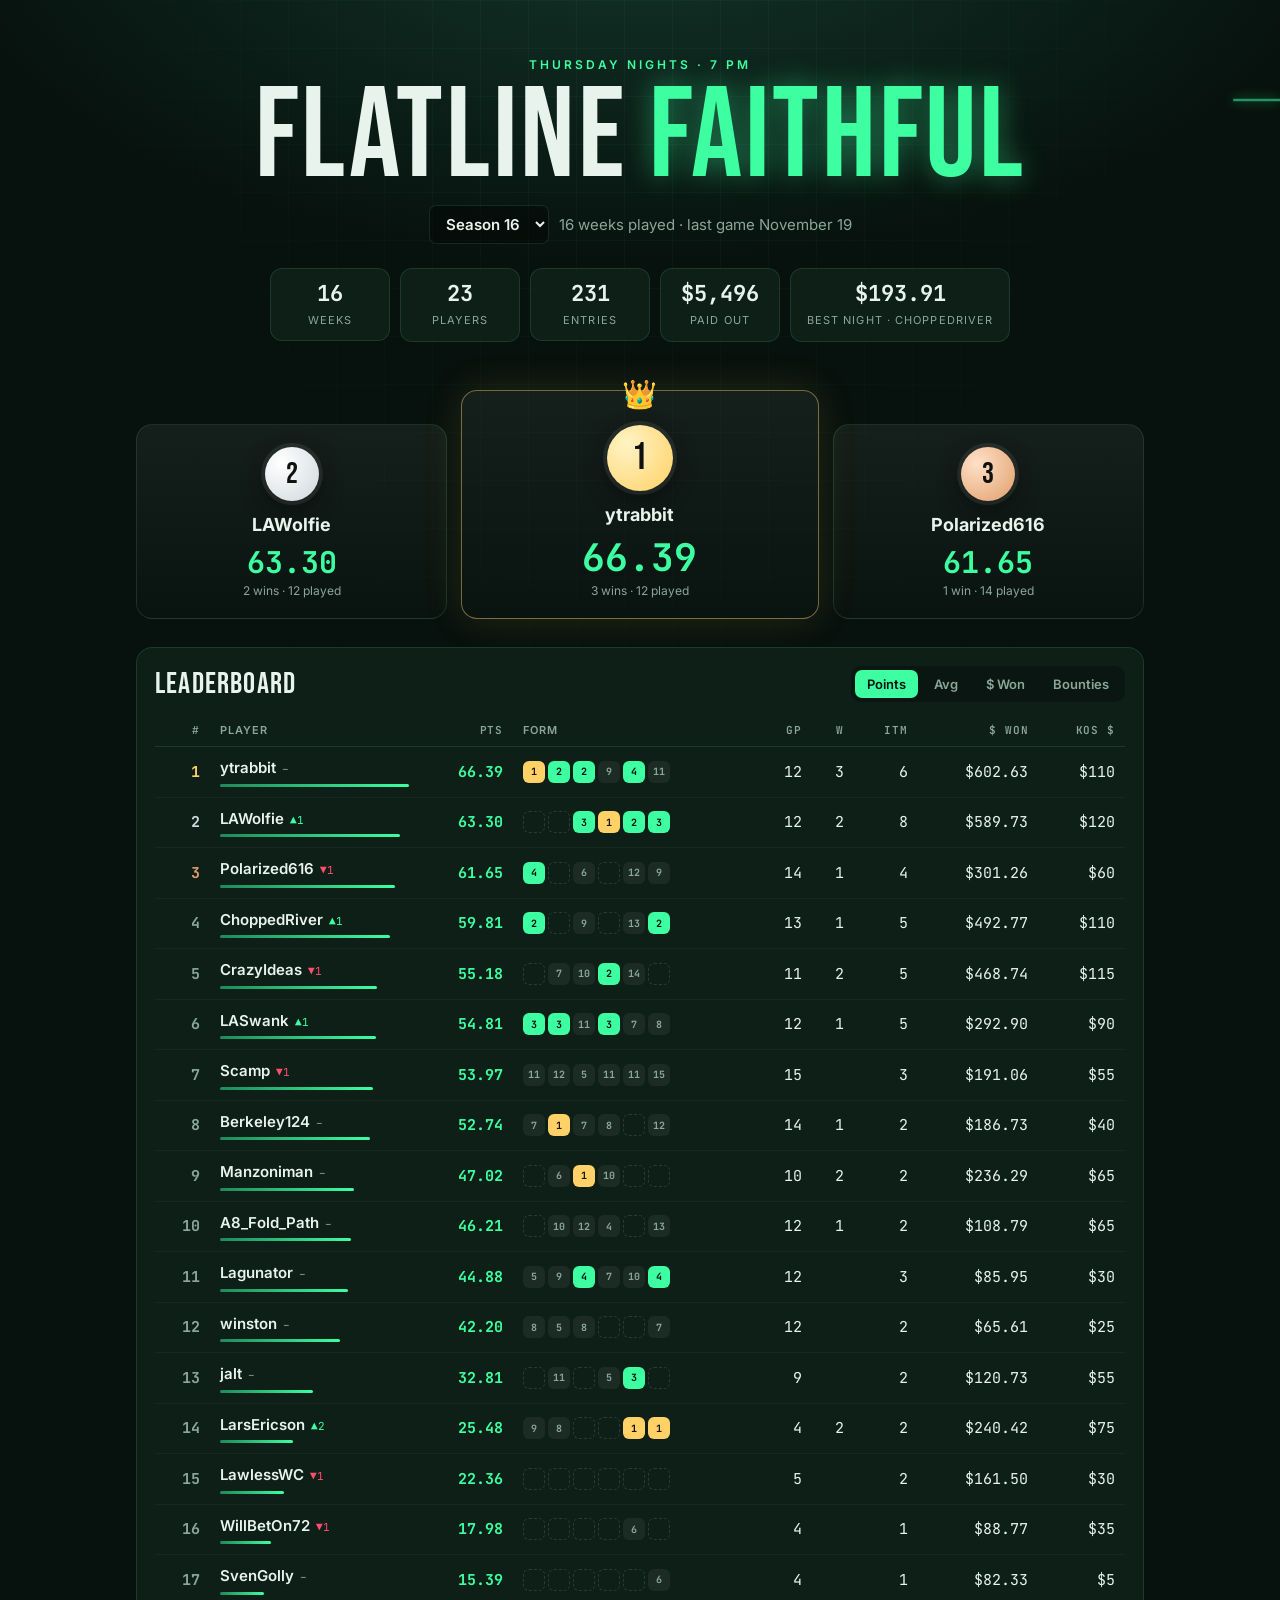
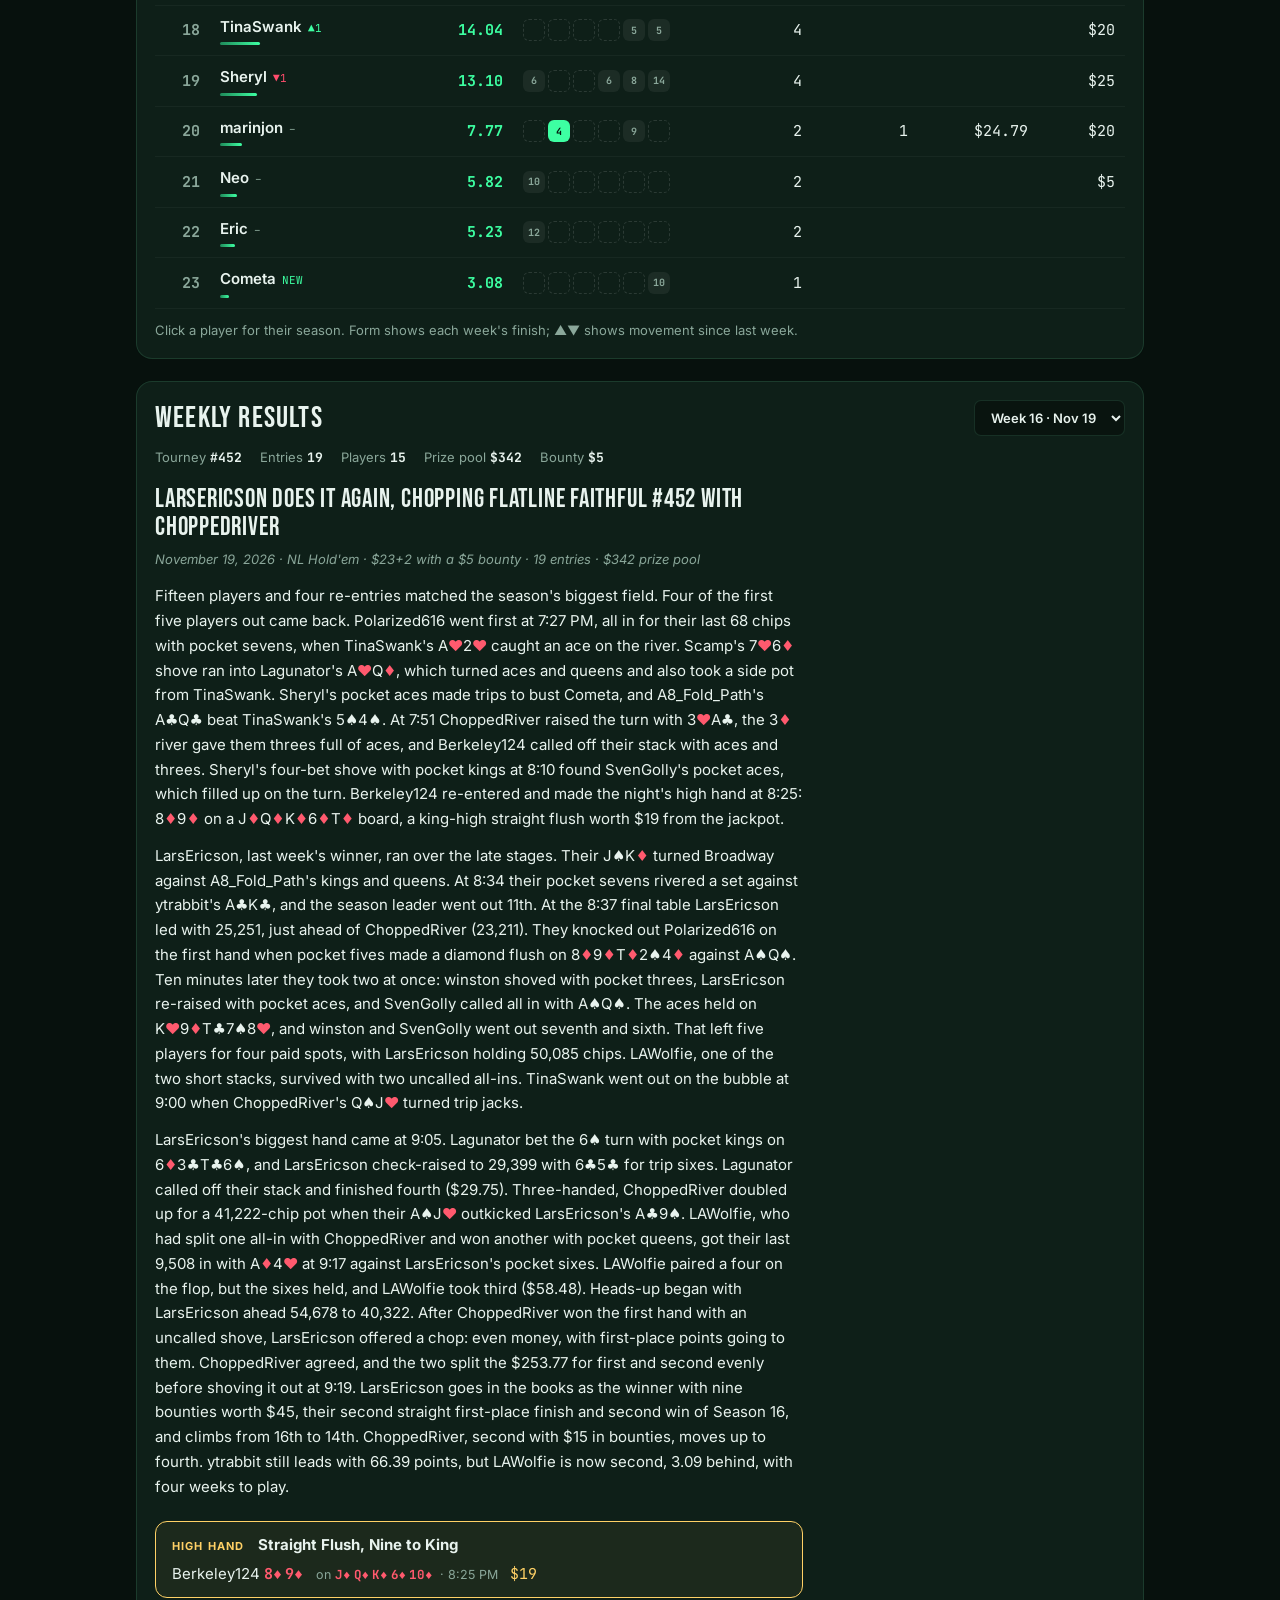
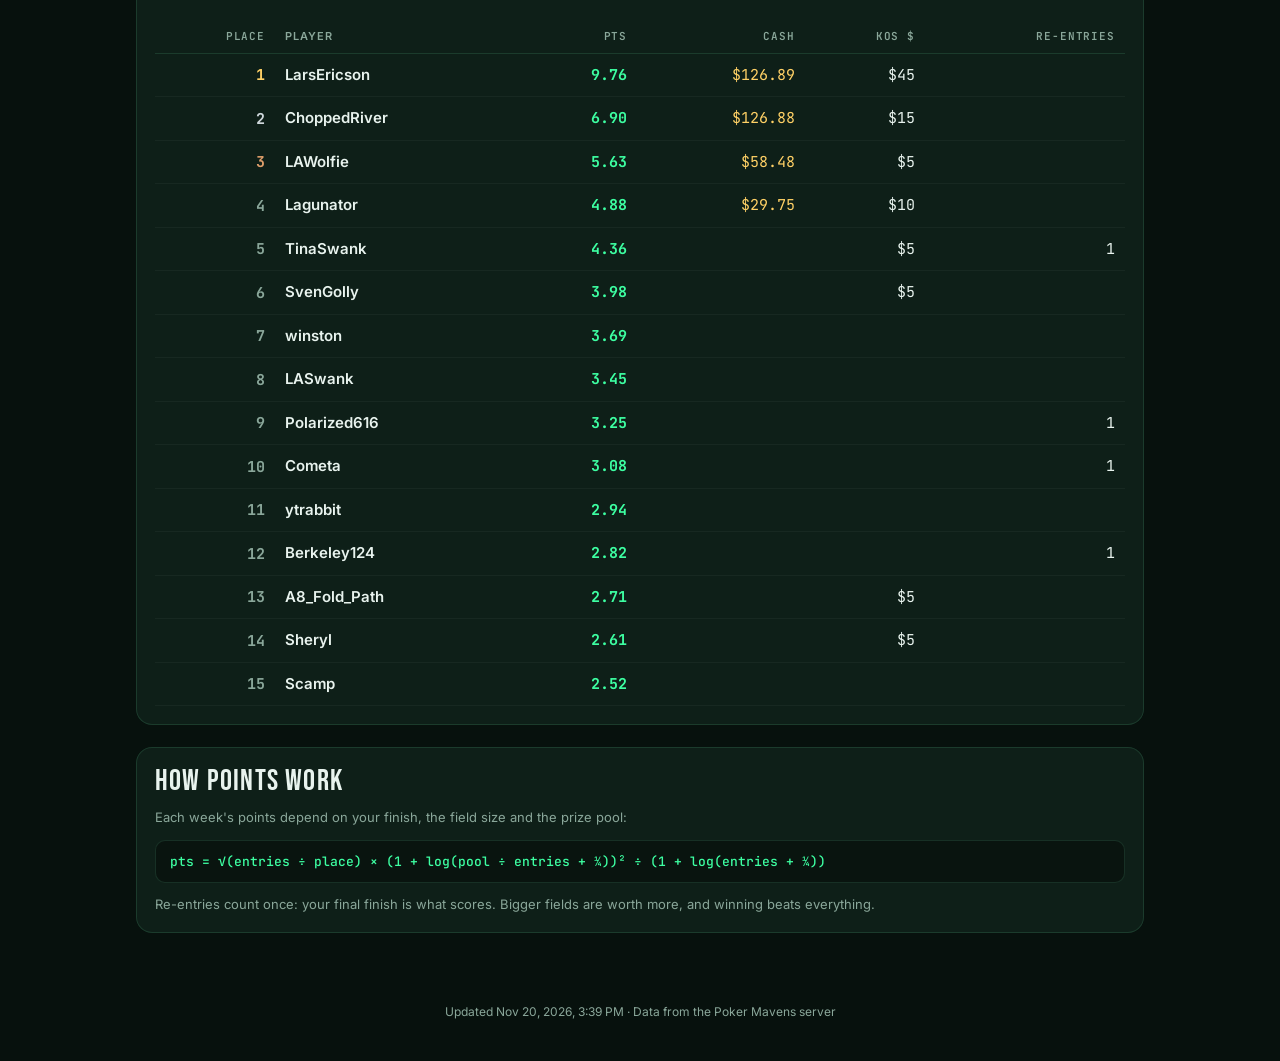
<file: docs/index.html>
<!doctype html>
<html lang="en">
<head>
  <meta charset="utf-8">
  <meta name="viewport" content="width=device-width, initial-scale=1">
  <title>Flatline Standings</title>
  <meta name="description" content="Season standings for the Flatline Faithful weekly poker tournament.">
  <link rel="preconnect" href="https://fonts.googleapis.com">
  <link rel="preconnect" href="https://fonts.gstatic.com" crossorigin>
  <link href="https://fonts.googleapis.com/css2?family=Bebas+Neue&family=Inter:wght@400;500;600;700&family=JetBrains+Mono:wght@500;700&display=swap" rel="stylesheet">
  <link rel="stylesheet" href="style.css">
  <link rel="icon" href="data:image/svg+xml,<svg xmlns='http://www.w3.org/2000/svg' viewBox='0 0 100 100'><text y='.9em' font-size='90'>♠</text></svg>">
</head>
<body>
  <div class="glow" aria-hidden="true"></div>

  <header class="hero">
    <div class="ekg" aria-hidden="true">
      <svg viewBox="0 0 1200 120" preserveAspectRatio="none">
        <path d="M0 60 H420 L450 60 L470 20 L495 105 L520 8 L545 92 L565 60 H1200" />
      </svg>
    </div>
    <p class="kicker">Thursday nights · 7 PM</p>
    <h1>Flatline <span>Faithful</span></h1>
    <p class="season"><select id="season-pick" aria-label="Season"></select> <span id="season">Loading…</span></p>
    <div class="stats" id="stats"></div>
  </header>

  <main>
    <section class="podium" id="podium" aria-label="Top three"></section>

    <section class="panel">
      <div class="panel-head">
        <h2>Leaderboard</h2>
        <div class="tabs" role="tablist">
          <button role="tab" aria-selected="true" data-sort="points">Points</button>
          <button role="tab" aria-selected="false" data-sort="avgPoints">Avg</button>
          <button role="tab" aria-selected="false" data-sort="winnings">$ Won</button>
          <button role="tab" aria-selected="false" data-sort="bounties">Bounties</button>
        </div>
      </div>
      <div class="table-wrap">
        <table class="board">
          <thead>
            <tr>
              <th class="num">#</th>
              <th>Player</th>
              <th class="num">Pts</th>
              <th class="hide-sm">Form</th>
              <th class="num hide-sm">GP</th>
              <th class="num">W</th>
              <th class="num hide-xs">ITM</th>
              <th class="num hide-sm">$ Won</th>
              <th class="num hide-sm">KOs $</th>
            </tr>
          </thead>
          <tbody id="board"></tbody>
        </table>
      </div>
      <p class="legend">Click a player for their season. Form shows each week's finish; ▲▼ shows movement since last week.</p>
    </section>

    <section class="panel">
      <div class="panel-head">
        <h2>Weekly Results</h2>
        <select id="event-pick" aria-label="Choose week"></select>
      </div>
      <div id="event"></div>
    </section>

    <section class="panel" id="finale-panel" hidden>
      <div class="panel-head"><h2>Season Finale</h2></div>
      <div class="finale" id="finale"></div>
    </section>

    <section class="panel">
      <div class="panel-head"><h2>How Points Work</h2></div>
      <p class="explain">
        Each week's points depend on your finish, the field size and the prize pool:
      </p>
      <code class="formula">pts = √(entries ÷ place) × (1 + log(pool ÷ entries + ¼))² ÷ (1 + log(entries + ¼))</code>
      <p class="explain">
        Re-entries count once: your final finish is what scores. Bigger fields are worth more, and winning beats everything.
      </p>
    </section>
  </main>

  <footer>
    <span id="updated"></span> · <span id="source">Data from the Poker Mavens server</span>
  </footer>

  <dialog id="player">
    <form method="dialog"><button class="close" aria-label="Close">✕</button></form>
    <div id="player-body"></div>
  </dialog>

  <script src="app.js"></script>
</body>
</html>
</file>
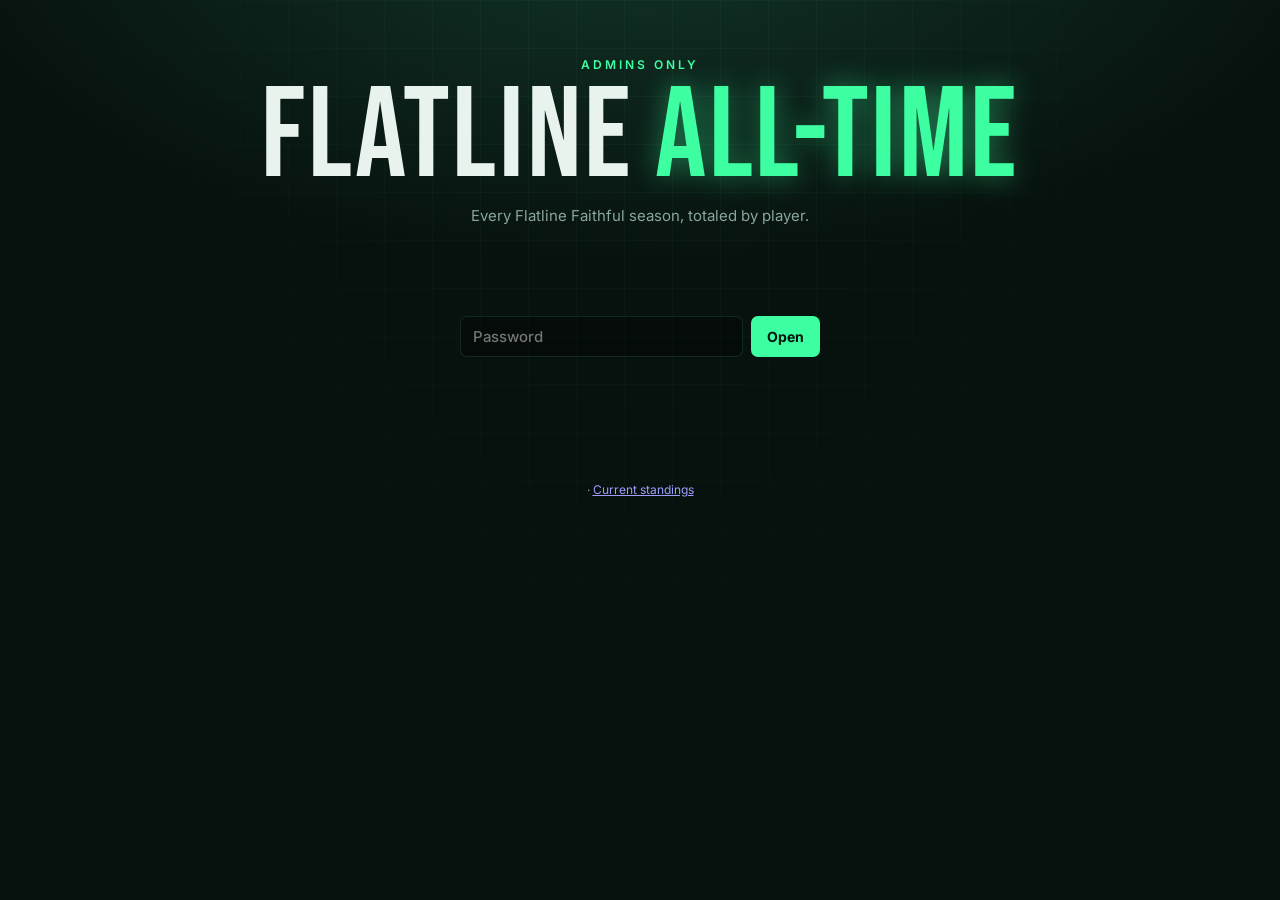
<file: docs/all-time/index.html>
<!doctype html>
<html lang="en">
<head>
  <meta charset="utf-8">
  <meta name="viewport" content="width=device-width, initial-scale=1">
  <meta name="robots" content="noindex, nofollow">
  <title>Flatline All-Time</title>
  <link rel="preconnect" href="https://fonts.googleapis.com">
  <link rel="preconnect" href="https://fonts.gstatic.com" crossorigin>
  <link href="https://fonts.googleapis.com/css2?family=Bebas+Neue&family=Inter:wght@400;500;600;700&family=JetBrains+Mono:wght@500;700&display=swap" rel="stylesheet">
  <link rel="stylesheet" href="../style.css">
  <link rel="icon" href="data:image/svg+xml,<svg xmlns='http://www.w3.org/2000/svg' viewBox='0 0 100 100'><text y='.9em' font-size='90'>♠</text></svg>">
  <style>
    .lock { max-width: 360px; margin: 40px auto; display: flex; gap: 8px; }
    .lock[hidden] { display: none; }
    .lock input { flex: 1; background: rgba(0,0,0,.35); color: var(--text); border: 1px solid var(--line);
      border-radius: 7px; padding: 10px 12px; font: 500 15px Inter, sans-serif; }
    .lock button { background: var(--green); color: #04130c; border: 0; border-radius: 7px; padding: 10px 16px;
      font: 700 14px Inter, sans-serif; cursor: pointer; }
    .lock-msg { text-align: center; color: var(--muted); min-height: 1.4em; }
    .board th[data-sort] { cursor: pointer; user-select: none; }
    .board th[aria-sort] { color: var(--green); }
    .net-up { color: var(--green); } .net-down { color: var(--red); }
    .tag { display: inline-block; font: 700 11px var(--mono); padding: 2px 6px; margin: 1px 2px 1px 0;
      border-radius: 5px; background: rgba(255, 209, 102, .14); color: var(--gold); }
  </style>
</head>
<body>
  <div class="glow" aria-hidden="true"></div>
  <header class="hero">
    <p class="kicker">Admins only</p>
    <h1>Flatline <span>All-Time</span></h1>
    <p class="season" id="sub">Every Flatline Faithful season, totaled by player.</p>
    <div class="stats" id="stats"></div>
  </header>

  <main>
    <form class="lock" id="lock">
      <input type="password" id="pw" placeholder="Password" autocomplete="current-password" aria-label="Password" required>
      <button>Open</button>
    </form>
    <p class="lock-msg" id="msg"></p>

    <section class="panel" id="panel" hidden>
      <div class="panel-head"><h2>All-Time Leaderboard</h2></div>
      <div class="table-wrap">
        <table class="board">
          <thead><tr id="head"></tr></thead>
          <tbody id="rows"></tbody>
        </table>
      </div>
      <p class="legend">
        Click a column to sort. Titles are season points titles; ToC and Extravaganza list the seasons won (chop = shared win).
        Net $ is $ won plus KOs, minus $25 for every entry and re-entry, in regular-season weeks.
        Bounties started in Season 6, and re-entries were tracked from Season 3. Season 1 was played on PokerStars;
        those handles are merged into their Mavens handles.
      </p>
    </section>
  </main>

  <footer><span id="updated"></span> · <a href="../">Current standings</a></footer>

  <script>
    const $ = (s) => document.querySelector(s);
    const esc = (s) => String(s).replace(/[&<>"']/g, (c) => `&#${c.charCodeAt(0)};`);
    const usd = (n) => "$" + Math.round(n).toLocaleString("en-US");
    const ITERATIONS = 600000; // must match all_time.py

    // data.enc is `openssl enc -aes-256-cbc -pbkdf2 -md sha256` output: "Salted__", 8-byte salt, ciphertext.
    async function decrypt(b64, pw) {
      const raw = Uint8Array.from(atob(b64.trim()), (c) => c.charCodeAt(0));
      const salt = raw.slice(8, 16), body = raw.slice(16);
      const base = await crypto.subtle.importKey("raw", new TextEncoder().encode(pw), "PBKDF2", false, ["deriveBits"]);
      const bits = new Uint8Array(await crypto.subtle.deriveBits(
        { name: "PBKDF2", salt, iterations: ITERATIONS, hash: "SHA-256" }, base, 384));
      const key = await crypto.subtle.importKey("raw", bits.slice(0, 32), "AES-CBC", false, ["decrypt"]);
      const plain = await crypto.subtle.decrypt({ name: "AES-CBC", iv: bits.slice(32, 48) }, key, body);
      return JSON.parse(new TextDecoder().decode(plain));
    }

    const won = (list) => list.map((w) => `<span class="tag">S${w.season}${w.chop ? " chop" : ""}</span>`).join("");
    const COLS = [
      ["#", null, (p, i) => i + 1, "num rank"],
      ["Player", "handle", (p) => `<span class="player">${esc(p.handle)}</span>`, ""],
      ["Seasons", "seasons", (p) => `${p.seasons} <small class="same">S${p.first}–${p.last}</small>`, "num"],
      ["GP", "played", (p) => p.played, "num"],
      ["Pts", "points", (p) => p.points.toFixed(2), "num pts"],
      ["Avg", "avgPoints", (p) => p.avgPoints.toFixed(2), "num"],
      ["W", "wins", (p) => p.wins || "", "num"],
      ["ITM", "cashes", (p) => p.cashes || "", "num"],
      ["Cash %", "cashPct", (p) => Math.round(p.cashPct * 100) + "%", "num"],
      ["$ Won", "winnings", (p) => (p.winnings ? usd(p.winnings) : ""), "num money"],
      ["KOs $", "bounties", (p) => (p.bounties ? usd(p.bounties) : ""), "num"],
      ["Net $", "net", (p) => `<span class="${p.net >= 0 ? "net-up" : "net-down"}">${p.net < 0 ? "−" : "+"}${usd(Math.abs(p.net))}</span>`, "num"],
      ["Re-entries", "reentries", (p) => p.reentries || "", "num"],
      ["Titles", "titles", (p) => p.titles.map((s) => `<span class="tag">S${s}</span>`).join(""), ""],
      ["ToC", "toc", (p) => won(p.toc), ""],
      ["Extravaganza", "extravaganza", (p) => won(p.extravaganza), ""],
    ];
    let DATA, sortKey = "points";

    function render() {
      const val = (p) => (Array.isArray(p[sortKey]) ? p[sortKey].length : p[sortKey]);
      const rows = [...DATA.players].sort((a, b) =>
        sortKey === "handle" ? a.handle.localeCompare(b.handle) : val(b) - val(a) || b.points - a.points);
      $("#head").innerHTML = COLS.map(([label, key, , cls]) =>
        `<th class="${cls.split(" ")[0] === "num" ? "num" : ""}" ${key ? `data-sort="${key}"` : ""}
          ${key === sortKey ? 'aria-sort="descending"' : ""}>${label}</th>`).join("");
      $("#rows").innerHTML = rows.map((p, i) =>
        `<tr>${COLS.map(([, , cell, cls]) => `<td class="${cls}">${cell(p, i)}</td>`).join("")}</tr>`).join("");
      $("#head").querySelectorAll("th[data-sort]").forEach((th) =>
        th.addEventListener("click", () => { sortKey = th.dataset.sort; render(); }));
    }

    function show(data) {
      DATA = data;
      const sum = (k) => data.players.reduce((s, p) => s + p[k], 0);
      $("#stats").innerHTML = [
        [data.seasons, "Seasons"], [data.players.length, "Players"], [sum("played").toLocaleString(), "Entries played"],
        [usd(sum("winnings") + sum("bounties")), "Paid out"],
      ].map(([v, l]) => `<div class="stat"><b>${v}</b><small>${l}</small></div>`).join("");
      $("#updated").textContent = "Updated " + new Date(data.updated).toLocaleString("en-US", { dateStyle: "medium", timeStyle: "short" });
      $("#lock").hidden = true;
      $("#msg").textContent = "";
      $("#panel").hidden = false;
      render();
    }

    async function unlock(pw) {
      $("#msg").textContent = "Unlocking…";
      try {
        const enc = await (await fetch("data.enc", { cache: "no-cache" })).text();
        show(await decrypt(enc, pw));
        try { sessionStorage.setItem("alltime-pw", pw); } catch {}
      } catch {
        $("#msg").textContent = "That password didn't work.";
        try { sessionStorage.removeItem("alltime-pw"); } catch {}
      }
    }

    $("#lock").addEventListener("submit", (e) => { e.preventDefault(); unlock($("#pw").value); });
    // Stay unlocked for the rest of this browser tab's session.
    try { const saved = sessionStorage.getItem("alltime-pw"); if (saved) unlock(saved); } catch {}
  </script>
</body>
</html>
</file>
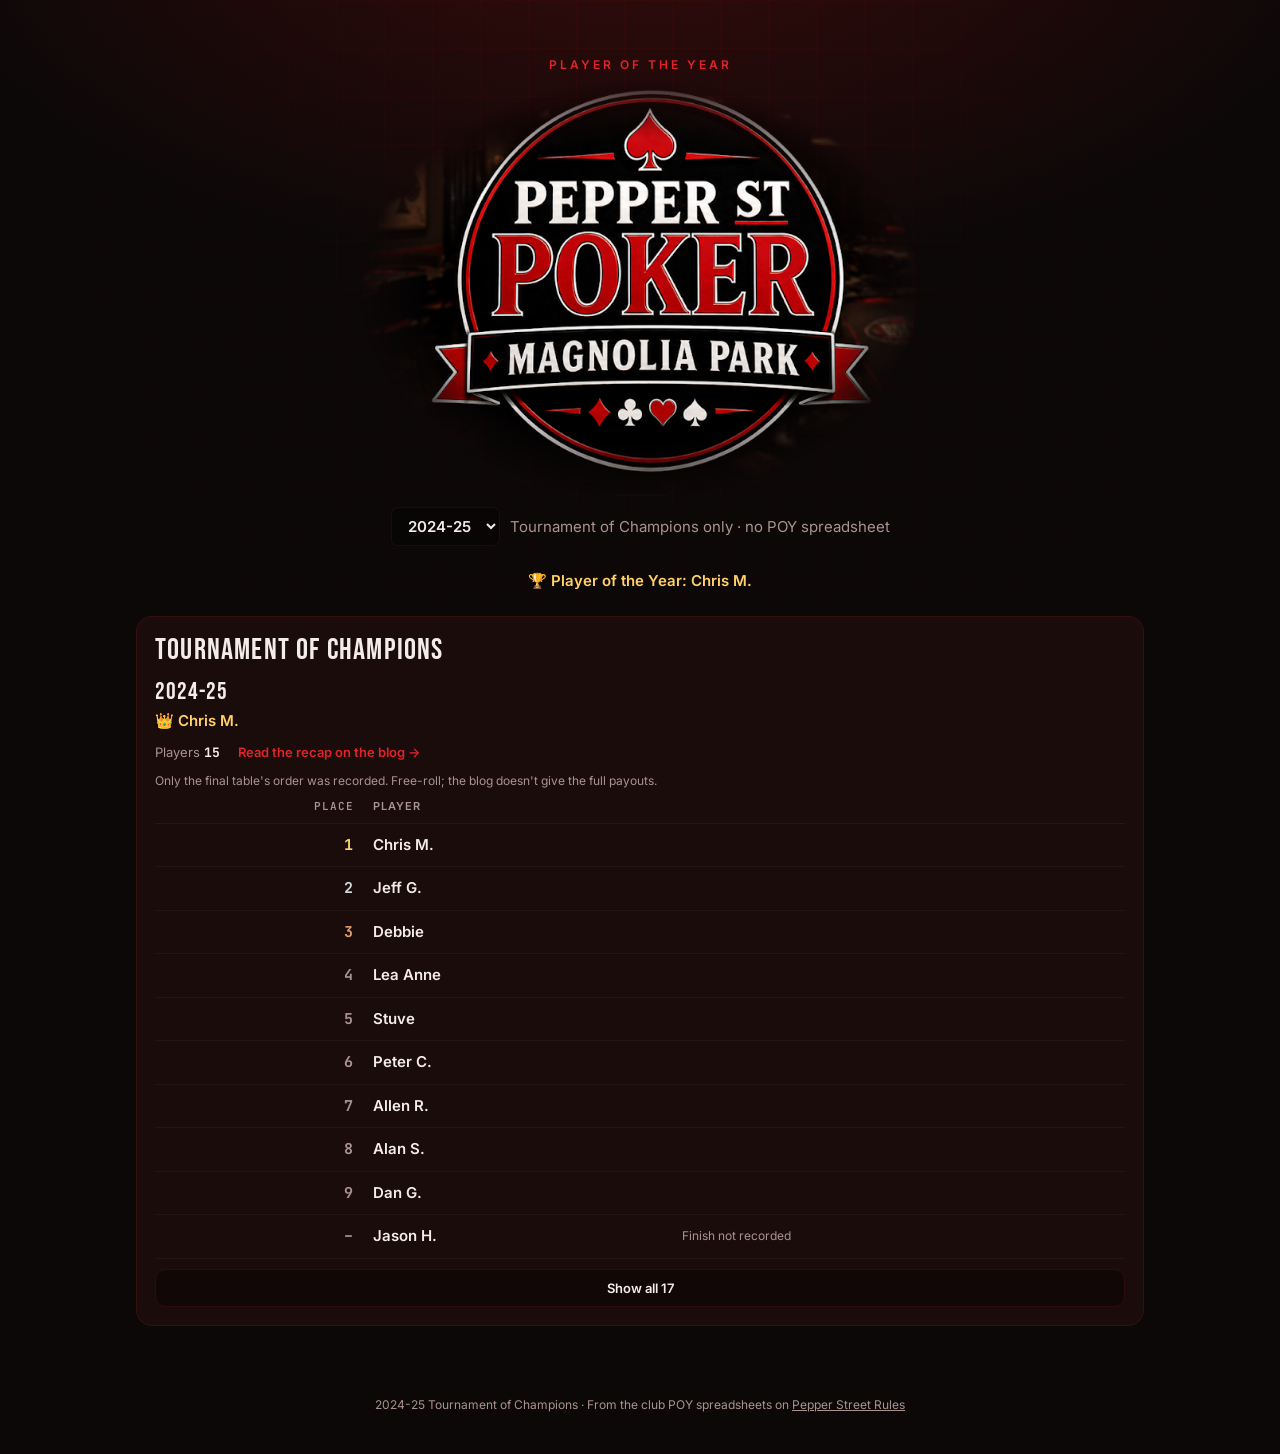
<file: docs/pepper/index.html>
<!doctype html>
<html lang="en">
<head>
  <meta charset="utf-8">
  <meta name="viewport" content="width=device-width, initial-scale=1">
  <title>Pepper Street Standings</title>
  <meta name="description" content="Player of the Year standings for Pepper Street Poker.">
  <link rel="preconnect" href="https://fonts.googleapis.com">
  <link rel="preconnect" href="https://fonts.gstatic.com" crossorigin>
  <link href="https://fonts.googleapis.com/css2?family=Bebas+Neue&family=Inter:wght@400;500;600;700&family=JetBrains+Mono:wght@500;700&display=swap" rel="stylesheet">
  <link rel="stylesheet" href="style.css">
  <link rel="icon" href="data:image/svg+xml,<svg xmlns='http://www.w3.org/2000/svg' viewBox='0 0 100 100'><text y='.9em' font-size='90'>♠</text></svg>">
</head>
<body>
  <div class="glow" aria-hidden="true"></div>

  <header class="hero">
    <p class="kicker">Player of the Year</p>
    <h1><img class="logo" src="logo.png" alt="Pepper St Poker · Magnolia Park" width="703" height="523"></h1>
    <p class="season"><select id="season-pick" aria-label="Season"></select> <span id="season">Loading…</span></p>
    <p class="poy" id="poy"></p>
    <div class="stats" id="stats"></div>
  </header>

  <main>
    <section class="podium" id="podium" aria-label="Top three"></section>

    <section class="panel" id="board-panel">
      <div class="panel-head">
        <h2>Leaderboard</h2>
        <div class="tabs" role="tablist">
          <button role="tab" aria-selected="true" data-sort="points">Points</button>
          <button role="tab" aria-selected="false" data-sort="total">Total</button>
          <button role="tab" aria-selected="false" data-sort="avgPoints">Avg</button>
        </div>
      </div>
      <div class="table-wrap">
        <table class="board">
          <thead>
            <tr>
              <th class="num">#</th>
              <th>Player</th>
              <th class="num" id="pts-head">Pts</th>
              <th class="hide-sm">Form</th>
              <th class="num hide-sm">GP</th>
              <th class="num">W</th>
              <th class="num hide-xs">Best</th>
            </tr>
          </thead>
          <tbody id="board"></tbody>
        </table>
      </div>
      <p class="legend">Click a player for their season. Form shows their last 8 finishes; gold is a win.</p>
    </section>

    <section class="panel" id="event-panel">
      <div class="panel-head">
        <h2>Results</h2>
        <select id="event-pick" aria-label="Choose event"></select>
      </div>
      <div id="event"></div>
    </section>

    <section class="panel" id="finale-panel" hidden>
      <div class="panel-head"><h2>Tournament of Champions</h2></div>
      <div class="finale" id="finale"></div>
    </section>

    <section class="panel" id="rules-panel">
      <div class="panel-head"><h2>How Points Work</h2></div>
      <p class="explain" id="rules"></p>
    </section>
  </main>

  <footer>
    <span id="updated"></span> · From the club POY spreadsheets on <a href="https://pepperstreetrules.blogspot.com/2010/01/2010-player-of-year-standings.html">Pepper Street Rules</a>
  </footer>

  <dialog id="player">
    <form method="dialog"><button class="close" aria-label="Close">✕</button></form>
    <div id="player-body"></div>
  </dialog>

  <script src="app.js"></script>
</body>
</html>
</file>
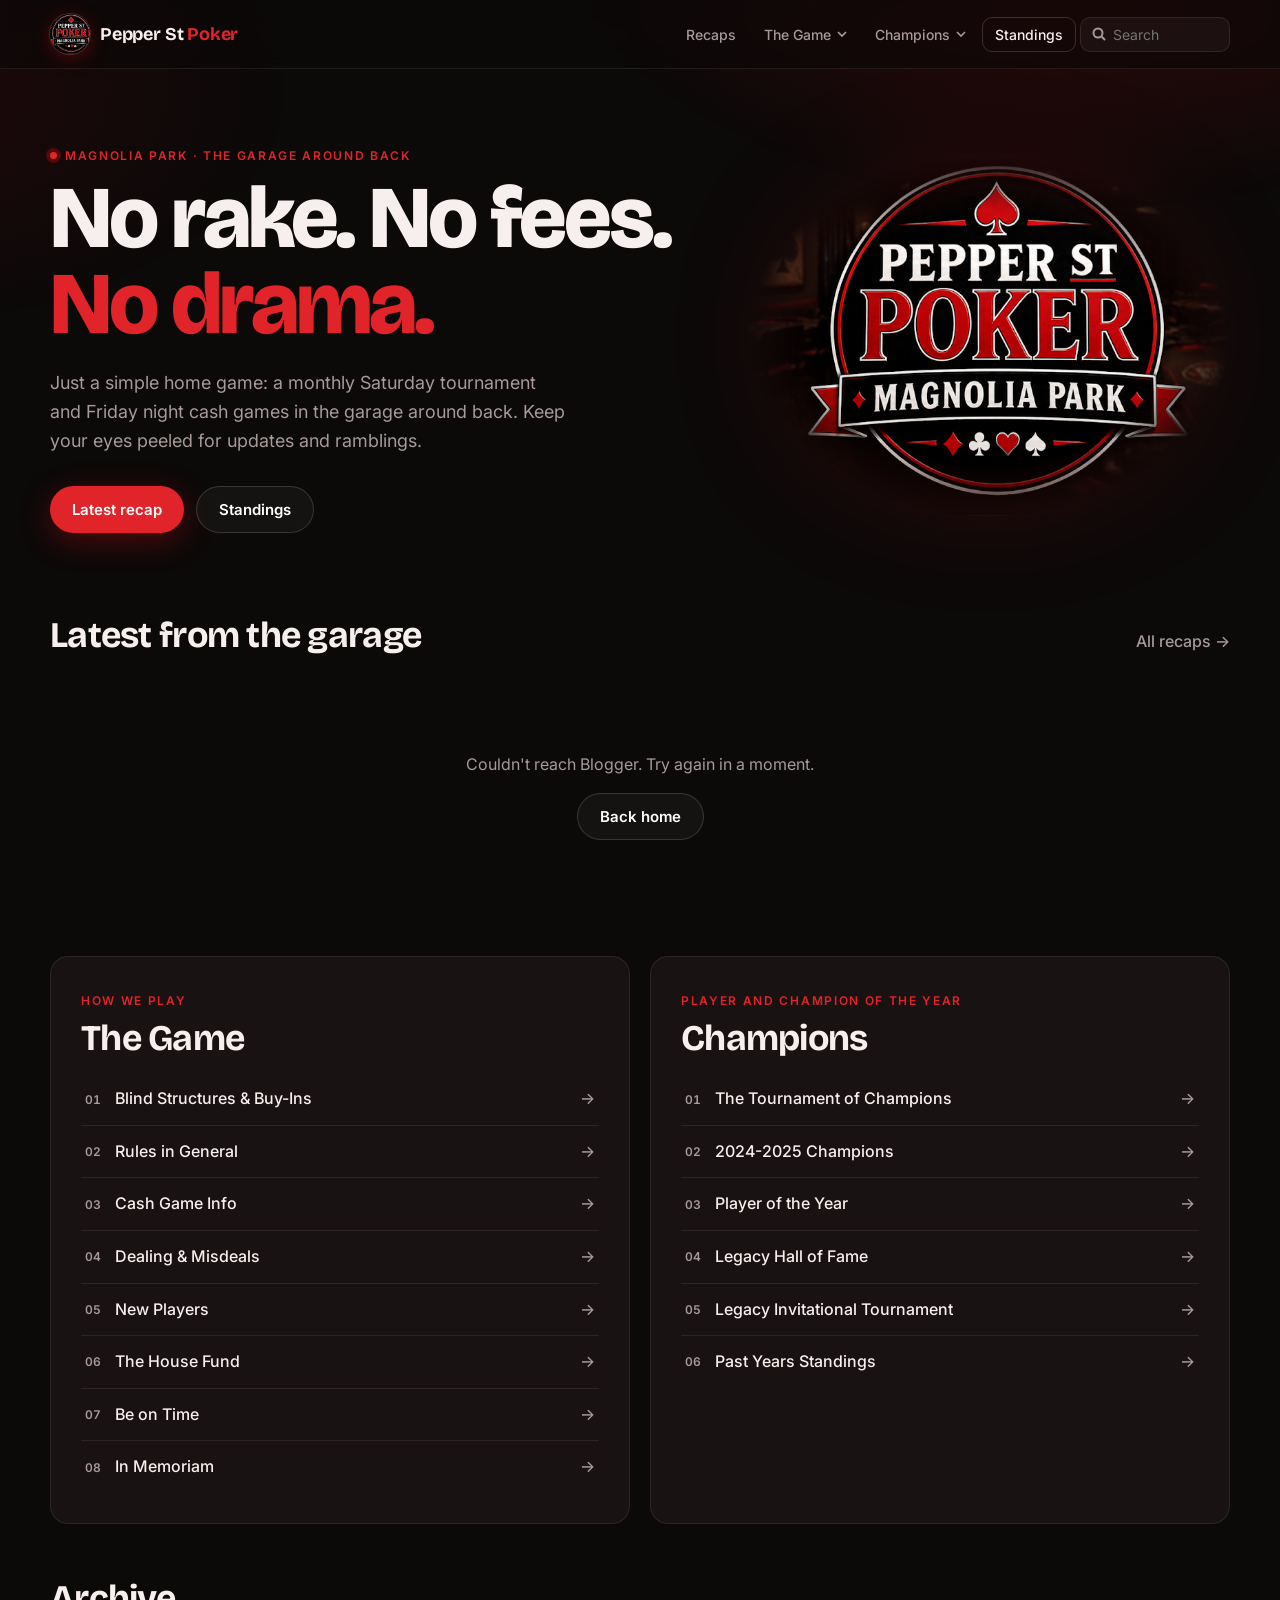
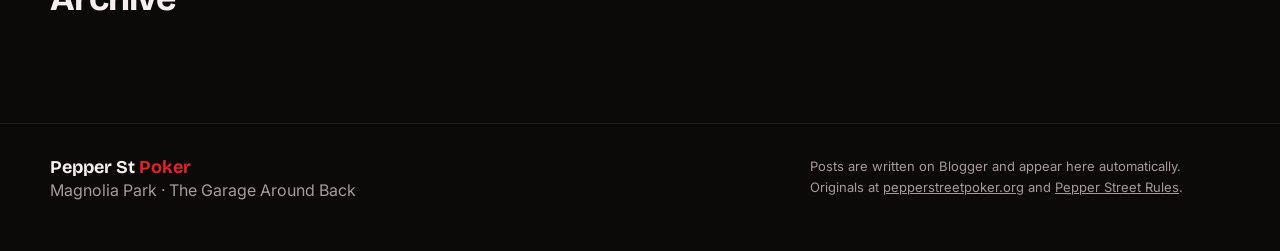
<file: docs/pepperst/index.html>
<!doctype html>
<html lang="en">
<head>
  <meta charset="utf-8">
  <meta name="viewport" content="width=device-width, initial-scale=1">
  <title>Pepper St Poker</title>
  <meta name="description" content="Pepper St Poker, Magnolia Park: a home game with no rake, no fees and no drama. Tournament recaps, house rules and champions.">
  <meta name="theme-color" content="#0c0909">
  <link rel="preconnect" href="https://fonts.googleapis.com">
  <link rel="preconnect" href="https://fonts.gstatic.com" crossorigin>
  <link href="https://fonts.googleapis.com/css2?family=Bricolage+Grotesque:opsz,wght@12..96,500;12..96,700;12..96,800&family=Inter:wght@400;500;600;700&display=swap" rel="stylesheet">
  <link rel="stylesheet" href="style.css">
  <link rel="icon" href="data:image/svg+xml,<svg xmlns='http://www.w3.org/2000/svg' viewBox='0 0 100 100'><text y='.9em' font-size='90'>♠</text></svg>">
</head>
<body>
  <header class="topbar">
    <div class="topbar-in">
      <a class="brand" href="#/" aria-label="Pepper St Poker home">
        <img src="logo.png" alt="" width="40" height="40">
        <span>Pepper St <b>Poker</b></span>
      </a>
      <button class="menu-btn" aria-label="Menu" aria-expanded="false" aria-controls="nav">
        <span></span><span></span>
      </button>
      <nav id="nav" class="nav"></nav>
    </div>
  </header>

  <main id="view" tabindex="-1"></main>

  <footer class="foot">
    <div class="foot-in">
      <div>
        <p class="foot-brand">Pepper St <b>Poker</b></p>
        <p class="muted">Magnolia Park · The Garage Around Back</p>
      </div>
      <p class="muted small">
        Posts are written on Blogger and appear here automatically.
        Originals at <a href="http://www.pepperstreetpoker.org/">pepperstreetpoker.org</a> and
        <a href="https://pepperstreetrules.blogspot.com/">Pepper Street Rules</a>.
      </p>
    </div>
  </footer>

  <dialog id="lightbox" aria-label="Photo">
    <form method="dialog"><button class="lb-close" aria-label="Close">✕</button></form>
    <img alt="">
  </dialog>

  <script src="app.js"></script>
</body>
</html>
</file>
<file: docs/style.css>
:root {
  --bg: #07110d;
  --bg-2: #0c1c16;
  --panel: rgba(18, 38, 30, 0.72);
  --line: rgba(120, 255, 190, 0.12);
  --text: #e8f3ee;
  --muted: #8aa79a;
  --green: #3dffa2;
  --green-dim: #1f8a5a;
  --red: #ff4d6d;
  --gold: #ffd166;
  --silver: #cfd8dc;
  --bronze: #e09f6b;
  --radius: 16px;
  --mono: "JetBrains Mono", ui-monospace, monospace;
}

* { box-sizing: border-box; }
html { color-scheme: dark; }
body {
  margin: 0;
  background: radial-gradient(1200px 600px at 50% -10%, #12352a 0%, var(--bg) 60%) fixed, var(--bg);
  color: var(--text);
  font: 15px/1.5 Inter, system-ui, sans-serif;
  min-height: 100vh;
  overflow-x: hidden;
}
.glow {
  position: fixed; inset: 0; pointer-events: none; z-index: -1;
  background-image:
    linear-gradient(var(--line) 1px, transparent 1px),
    linear-gradient(90deg, var(--line) 1px, transparent 1px);
  background-size: 48px 48px;
  mask-image: radial-gradient(ellipse at top, black 10%, transparent 70%);
  opacity: .35;
}

/* ---------- hero ---------- */
.hero { position: relative; text-align: center; padding: 56px 16px 24px; }
.ekg { position: absolute; inset: 40px 0 auto; height: 120px; opacity: .55; }
.ekg svg { width: 100%; height: 100%; }
.ekg path {
  fill: none; stroke: var(--green); stroke-width: 2.5;
  filter: drop-shadow(0 0 6px var(--green));
  stroke-dasharray: 1400; stroke-dashoffset: 1400;
  animation: beat 3.2s ease-in-out infinite;
}
@keyframes beat {
  0% { stroke-dashoffset: 1400; opacity: 1; }
  60% { stroke-dashoffset: 0; opacity: 1; }
  100% { stroke-dashoffset: 0; opacity: 0; }
}
@media (prefers-reduced-motion: reduce) { .ekg path { animation: none; stroke-dashoffset: 0; } }

.kicker { position: relative; margin: 0; color: var(--green); letter-spacing: .25em; text-transform: uppercase; font-size: 12px; font-weight: 600; }
h1 {
  position: relative; margin: 6px 0 0;
  font: 400 clamp(56px, 12vw, 128px)/.9 "Bebas Neue", sans-serif;
  letter-spacing: .02em;
}
h1 span { color: var(--green); text-shadow: 0 0 28px rgba(61, 255, 162, .45); }
.season { position: relative; color: var(--muted); margin: 10px 0 24px; }
.season select { font-size: 15px; margin-right: 6px; }

.stats { display: flex; justify-content: center; flex-wrap: wrap; gap: 10px; max-width: 900px; margin: 0 auto; }
.stat {
  background: var(--panel); border: 1px solid var(--line); border-radius: 12px;
  padding: 10px 16px; min-width: 120px; backdrop-filter: blur(6px);
}
.stat b { display: block; font: 700 22px var(--mono); }
.stat small { color: var(--muted); font-size: 11px; text-transform: uppercase; letter-spacing: .1em; }

main { max-width: 1040px; margin: 0 auto; padding: 0 16px 48px; }

/* ---------- podium ---------- */
.podium {
  display: grid; grid-template-columns: 1fr 1.15fr 1fr; align-items: end; gap: 14px;
  margin: 24px 0 28px;
}
.spot {
  position: relative; text-align: center; cursor: pointer;
  background: linear-gradient(180deg, rgba(255,255,255,.06), rgba(255,255,255,.01));
  border: 1px solid var(--line); border-radius: var(--radius);
  padding: 22px 12px 18px; transition: transform .2s;
}
.spot:hover { transform: translateY(-4px); }
.spot .medal {
  width: 54px; height: 54px; margin: 0 auto 10px; border-radius: 50%;
  display: grid; place-items: center; font: 400 30px "Bebas Neue", sans-serif; color: #111;
  box-shadow: 0 0 0 4px rgba(255,255,255,.08), 0 8px 24px rgba(0,0,0,.4);
}
.spot.p1 { padding-top: 34px; border-color: rgba(255, 209, 102, .45); box-shadow: 0 0 40px rgba(255, 209, 102, .12); }
.p1 .medal { background: radial-gradient(circle at 30% 30%, #fff3c4, var(--gold)); width: 66px; height: 66px; font-size: 38px; }
.p2 .medal { background: radial-gradient(circle at 30% 30%, #fff, var(--silver)); }
.p3 .medal { background: radial-gradient(circle at 30% 30%, #ffe0c8, var(--bronze)); }
.spot .name { font-weight: 700; font-size: 18px; word-break: break-word; }
.spot .pts { font: 700 30px var(--mono); color: var(--green); margin-top: 4px; }
.p1 .pts { font-size: 38px; }
.spot .sub { color: var(--muted); font-size: 12px; }
.crown { position: absolute; top: -18px; left: 50%; transform: translateX(-50%); font-size: 28px; }

/* ---------- panels ---------- */
.panel {
  background: var(--panel); border: 1px solid var(--line); border-radius: var(--radius);
  padding: 18px; margin-bottom: 22px; backdrop-filter: blur(8px);
}
.panel-head { display: flex; align-items: center; justify-content: space-between; gap: 12px; flex-wrap: wrap; margin-bottom: 12px; }
h2 { margin: 0; font: 400 30px/1 "Bebas Neue", sans-serif; letter-spacing: .04em; }

.tabs { display: flex; gap: 4px; background: rgba(0,0,0,.3); padding: 4px; border-radius: 10px; }
.tabs button, select {
  background: transparent; color: var(--muted); border: 0; border-radius: 7px;
  padding: 6px 12px; font: 600 13px Inter, sans-serif; cursor: pointer;
}
.tabs button[aria-selected="true"] { background: var(--green); color: #04130c; }
select { background: rgba(0,0,0,.35); color: var(--text); border: 1px solid var(--line); padding: 8px 12px; }

.table-wrap { overflow-x: auto; }

.recap { margin: 18px 0 22px; max-width: 72ch; }
.recap .red { color: #ff5a6e; }
.recap h3 { font: 400 26px/1.1 "Bebas Neue", sans-serif; letter-spacing: .03em; margin: 0 0 6px; }
.recap .dek { color: var(--muted); font-style: italic; font-size: 13px; margin: 0 0 14px; }
.recap p { line-height: 1.65; margin: 0 0 12px; }

.high-hand {
  display: flex; flex-wrap: wrap; align-items: baseline; gap: 6px 14px;
  margin: 0 0 22px; padding: 12px 16px; max-width: 72ch;
  border: 1px solid var(--gold); border-radius: 12px; background: rgba(255, 200, 80, .06);
}
.high-hand .hh-label { color: var(--gold); font: 700 11px Inter, sans-serif; text-transform: uppercase; letter-spacing: .1em; }
.high-hand .hh-who small { color: var(--muted); margin-left: 6px; }
.high-hand .money { margin-left: 8px; font-family: var(--mono); }
.card { font-family: var(--mono); font-weight: 700; margin-right: 3px; }
.card.red { color: #ff5a6e; }

.finale { display: grid; grid-template-columns: repeat(auto-fit, minmax(300px, 1fr)); gap: 24px; }
.finale h3 { font: 400 24px "Bebas Neue", sans-serif; letter-spacing: .04em; margin: 0 0 4px; }
.finale .champ { color: var(--gold); font-weight: 600; margin: 0 0 10px; }
.finale .note { color: var(--muted); font-size: 12px; margin: 8px 0 0; }
table { width: 100%; border-collapse: collapse; }
th {
  text-align: left; color: var(--muted); font-size: 11px; font-weight: 600;
  text-transform: uppercase; letter-spacing: .08em; padding: 8px 10px; border-bottom: 1px solid var(--line);
}
td { padding: 10px; border-bottom: 1px solid rgba(255,255,255,.04); white-space: nowrap; }
.num { text-align: right; font-family: var(--mono); }
.board tbody tr { cursor: pointer; transition: background .15s; }
.board tbody tr:hover { background: rgba(61, 255, 162, .06); }
.rank { font: 700 15px var(--mono); color: var(--muted); }
.r1 .rank { color: var(--gold); } .r2 .rank { color: var(--silver); } .r3 .rank { color: var(--bronze); }
.player { font-weight: 600; }
.move { font-size: 11px; margin-left: 6px; font-family: var(--mono); }
.up { color: var(--green); } .down { color: var(--red); } .same { color: var(--muted); }
.pts { color: var(--green); font-weight: 700; }
.bar { height: 3px; border-radius: 2px; background: linear-gradient(90deg, var(--green-dim), var(--green)); margin-top: 4px; }

.form { display: flex; gap: 3px; }
.chip {
  width: 22px; height: 22px; border-radius: 6px; display: grid; place-items: center;
  font: 700 10px var(--mono); background: rgba(255,255,255,.06); color: var(--muted);
}
.chip.win { background: var(--gold); color: #1a1200; }
.chip.cash { background: var(--green); color: #04130c; }
.chip.dns { background: transparent; border: 1px dashed rgba(255,255,255,.12); }

.legend, .explain { color: var(--muted); font-size: 13px; margin: 12px 0 0; }
.formula {
  display: block; margin: 12px 0; padding: 12px 14px; border-radius: 10px; overflow-x: auto;
  background: rgba(0,0,0,.35); border: 1px solid var(--line); font: 500 13px var(--mono); color: var(--green); white-space: nowrap;
}

/* ---------- weekly ---------- */
.event-meta { display: flex; gap: 18px; flex-wrap: wrap; color: var(--muted); font-size: 13px; margin-bottom: 10px; }
.event-meta b { color: var(--text); font-family: var(--mono); }
.money { color: var(--gold); }

/* ---------- dialog ---------- */
dialog {
  width: min(560px, calc(100vw - 32px)); max-height: 85vh; padding: 22px;
  background: var(--bg-2); color: var(--text); border: 1px solid var(--line); border-radius: var(--radius);
  box-shadow: 0 30px 80px rgba(0,0,0,.6);
}
dialog::backdrop { background: rgba(0, 0, 0, .65); backdrop-filter: blur(3px); }
.close { position: absolute; top: 12px; right: 12px; background: none; border: 0; color: var(--muted); font-size: 18px; cursor: pointer; }
.pd-name { font: 400 44px/1 "Bebas Neue", sans-serif; margin: 0 0 4px; }
.pd-grid { display: grid; grid-template-columns: repeat(4, 1fr); gap: 8px; margin: 14px 0; }
.pd-grid .stat { min-width: 0; padding: 8px 10px; }
.pd-grid .stat b { font-size: 18px; }
.chart { width: 100%; height: 130px; margin: 6px 0 12px; }
.chart .axis { stroke: rgba(255,255,255,.08); }
.chart .lineplot { fill: none; stroke: var(--green); stroke-width: 2.5; filter: drop-shadow(0 0 4px rgba(61,255,162,.6)); }
.chart circle { fill: var(--bg-2); stroke: var(--green); stroke-width: 2; }
.chart text { fill: var(--muted); font: 10px var(--mono); }

footer { text-align: center; color: var(--muted); font-size: 12px; padding: 0 16px 40px; }

@media (max-width: 720px) {
  .hide-sm { display: none; }
  .podium { gap: 8px; }
  .spot { padding: 16px 6px 12px; }
  .spot { min-width: 0; }
  .spot .name { font-size: 12px; word-break: normal; overflow: hidden; text-overflow: ellipsis; white-space: nowrap; }
  .spot .pts { font-size: 22px; } .p1 .pts { font-size: 26px; }
  .pd-grid { grid-template-columns: repeat(2, 1fr); }
}
@media (max-width: 420px) {
  .hide-xs { display: none; }
  td, th { padding: 8px 6px; }
}
</file>
<file: docs/pepper/style.css>
:root {
  --bg: #0d0808;
  --bg-2: #170c0c;
  --panel: rgba(34, 14, 14, 0.72);
  --line: rgba(230, 40, 40, 0.13);
  --text: #f4ecea;
  --muted: #a9938f;
  --green: #e0242a;
  --green-dim: #8f0a0d;
  --red: #ff4d6d;
  --gold: #ffd166;
  --silver: #cfd8dc;
  --bronze: #e09f6b;
  --radius: 16px;
  --mono: "JetBrains Mono", ui-monospace, monospace;
}

* { box-sizing: border-box; }
html { color-scheme: dark; }
body {
  margin: 0;
  background: radial-gradient(1200px 600px at 50% -10%, #360b0b 0%, var(--bg) 60%) fixed, var(--bg);
  color: var(--text);
  font: 15px/1.5 Inter, system-ui, sans-serif;
  min-height: 100vh;
  overflow-x: hidden;
}
.glow {
  position: fixed; inset: 0; pointer-events: none; z-index: -1;
  background-image:
    linear-gradient(var(--line) 1px, transparent 1px),
    linear-gradient(90deg, var(--line) 1px, transparent 1px);
  background-size: 48px 48px;
  mask-image: radial-gradient(ellipse at top, black 10%, transparent 70%);
  opacity: .35;
}

/* ---------- hero ---------- */
.hero { position: relative; text-align: center; padding: 56px 16px 24px; }
.ekg { position: absolute; inset: 40px 0 auto; height: 120px; opacity: .55; }
.ekg svg { width: 100%; height: 100%; }
.ekg path {
  fill: none; stroke: var(--green); stroke-width: 2.5;
  filter: drop-shadow(0 0 6px var(--green));
  stroke-dasharray: 1400; stroke-dashoffset: 1400;
  animation: beat 3.2s ease-in-out infinite;
}
@keyframes beat {
  0% { stroke-dashoffset: 1400; opacity: 1; }
  60% { stroke-dashoffset: 0; opacity: 1; }
  100% { stroke-dashoffset: 0; opacity: 0; }
}
@media (prefers-reduced-motion: reduce) { .ekg path { animation: none; stroke-dashoffset: 0; } }

.kicker { position: relative; margin: 0; color: var(--green); letter-spacing: .25em; text-transform: uppercase; font-size: 12px; font-weight: 600; }
h1 {
  position: relative; margin: 6px 0 0;
  font: 400 clamp(56px, 12vw, 128px)/.9 "Bebas Neue", sans-serif;
  letter-spacing: .02em;
}
h1 span { color: var(--green); text-shadow: 0 0 28px rgba(203, 11, 16, .5); }
.season { position: relative; color: var(--muted); margin: 10px 0 24px; }
.season select { font-size: 15px; margin-right: 6px; }

.stats { display: flex; justify-content: center; flex-wrap: wrap; gap: 10px; max-width: 900px; margin: 0 auto; }
.stat {
  background: var(--panel); border: 1px solid var(--line); border-radius: 12px;
  padding: 10px 16px; min-width: 120px; backdrop-filter: blur(6px);
}
.stat b { display: block; font: 700 22px var(--mono); }
.stat small { color: var(--muted); font-size: 11px; text-transform: uppercase; letter-spacing: .1em; }

main { max-width: 1040px; margin: 0 auto; padding: 0 16px 48px; }

/* ---------- podium ---------- */
.podium {
  display: grid; grid-template-columns: 1fr 1.15fr 1fr; align-items: end; gap: 14px;
  margin: 24px 0 28px;
}
.spot {
  position: relative; text-align: center; cursor: pointer;
  background: linear-gradient(180deg, rgba(255,255,255,.06), rgba(255,255,255,.01));
  border: 1px solid var(--line); border-radius: var(--radius);
  padding: 22px 12px 18px; transition: transform .2s;
}
.spot:hover { transform: translateY(-4px); }
.spot .medal {
  width: 54px; height: 54px; margin: 0 auto 10px; border-radius: 50%;
  display: grid; place-items: center; font: 400 30px "Bebas Neue", sans-serif; color: #111;
  box-shadow: 0 0 0 4px rgba(255,255,255,.08), 0 8px 24px rgba(0,0,0,.4);
}
.spot.p1 { padding-top: 34px; border-color: rgba(255, 209, 102, .45); box-shadow: 0 0 40px rgba(255, 209, 102, .12); }
.p1 .medal { background: radial-gradient(circle at 30% 30%, #fff3c4, var(--gold)); width: 66px; height: 66px; font-size: 38px; }
.p2 .medal { background: radial-gradient(circle at 30% 30%, #fff, var(--silver)); }
.p3 .medal { background: radial-gradient(circle at 30% 30%, #ffe0c8, var(--bronze)); }
.spot .name { font-weight: 700; font-size: 18px; word-break: break-word; }
.spot .pts { font: 700 30px var(--mono); color: var(--green); margin-top: 4px; }
.p1 .pts { font-size: 38px; }
.spot .sub { color: var(--muted); font-size: 12px; }
.crown { position: absolute; top: -18px; left: 50%; transform: translateX(-50%); font-size: 28px; }

/* ---------- panels ---------- */
.panel {
  background: var(--panel); border: 1px solid var(--line); border-radius: var(--radius);
  padding: 18px; margin-bottom: 22px; backdrop-filter: blur(8px);
}
.panel-head { display: flex; align-items: center; justify-content: space-between; gap: 12px; flex-wrap: wrap; margin-bottom: 12px; }
h2 { margin: 0; font: 400 30px/1 "Bebas Neue", sans-serif; letter-spacing: .04em; }

.tabs { display: flex; gap: 4px; background: rgba(0,0,0,.3); padding: 4px; border-radius: 10px; }
.tabs button, select {
  background: transparent; color: var(--muted); border: 0; border-radius: 7px;
  padding: 6px 12px; font: 600 13px Inter, sans-serif; cursor: pointer;
}
.tabs button[aria-selected="true"] { background: var(--green); color: #fff; }
select { background: rgba(0,0,0,.35); color: var(--text); border: 1px solid var(--line); padding: 8px 12px; }

.table-wrap { overflow-x: auto; }

.recap { margin: 18px 0 22px; max-width: 72ch; }
.recap .red { color: #ff5a6e; }
.recap h3 { font: 400 26px/1.1 "Bebas Neue", sans-serif; letter-spacing: .03em; margin: 0 0 6px; }
.recap .dek { color: var(--muted); font-style: italic; font-size: 13px; margin: 0 0 14px; }
.recap p { line-height: 1.65; margin: 0 0 12px; }

.high-hand {
  display: flex; flex-wrap: wrap; align-items: baseline; gap: 6px 14px;
  margin: 0 0 22px; padding: 12px 16px; max-width: 72ch;
  border: 1px solid var(--gold); border-radius: 12px; background: rgba(255, 200, 80, .06);
}
.high-hand .hh-label { color: var(--gold); font: 700 11px Inter, sans-serif; text-transform: uppercase; letter-spacing: .1em; }
.high-hand .hh-who small { color: var(--muted); margin-left: 6px; }
.high-hand .money { margin-left: 8px; font-family: var(--mono); }
.card { font-family: var(--mono); font-weight: 700; margin-right: 3px; }
.card.red { color: #ff5a6e; }

.finale { display: grid; grid-template-columns: repeat(auto-fit, minmax(300px, 1fr)); gap: 24px; }
.finale h3 { font: 400 24px "Bebas Neue", sans-serif; letter-spacing: .04em; margin: 0 0 4px; }
.finale .champ { color: var(--gold); font-weight: 600; margin: 0 0 10px; }
.finale .note { color: var(--muted); font-size: 12px; margin: 8px 0 0; }
table { width: 100%; border-collapse: collapse; }
th {
  text-align: left; color: var(--muted); font-size: 11px; font-weight: 600;
  text-transform: uppercase; letter-spacing: .08em; padding: 8px 10px; border-bottom: 1px solid var(--line);
}
td { padding: 10px; border-bottom: 1px solid rgba(255,255,255,.04); white-space: nowrap; }
.num { text-align: right; font-family: var(--mono); }
.board tbody tr { cursor: pointer; transition: background .15s; }
.board tbody tr:hover { background: rgba(203, 11, 16, .09); }
.rank { font: 700 15px var(--mono); color: var(--muted); }
.r1 .rank { color: var(--gold); } .r2 .rank { color: var(--silver); } .r3 .rank { color: var(--bronze); }
.player { font-weight: 600; }
.move { font-size: 11px; margin-left: 6px; font-family: var(--mono); }
.up { color: var(--green); } .down { color: var(--red); } .same { color: var(--muted); }
.pts { color: var(--green); font-weight: 700; }
.bar { height: 3px; border-radius: 2px; background: linear-gradient(90deg, var(--green-dim), var(--green)); margin-top: 4px; }

.form { display: flex; gap: 3px; }
.chip {
  width: 22px; height: 22px; border-radius: 6px; display: grid; place-items: center;
  font: 700 10px var(--mono); background: rgba(255,255,255,.06); color: var(--muted);
}
.chip.win { background: var(--gold); color: #1a1200; }
.chip.cash { background: var(--green); color: #fff; }
.chip.dns { background: transparent; border: 1px dashed rgba(255,255,255,.12); }

.legend, .explain { color: var(--muted); font-size: 13px; margin: 12px 0 0; }
.formula {
  display: block; margin: 12px 0; padding: 12px 14px; border-radius: 10px; overflow-x: auto;
  background: rgba(0,0,0,.35); border: 1px solid var(--line); font: 500 13px var(--mono); color: var(--green); white-space: nowrap;
}

/* ---------- weekly ---------- */
.event-meta { display: flex; gap: 18px; flex-wrap: wrap; color: var(--muted); font-size: 13px; margin-bottom: 10px; }
.event-meta b { color: var(--text); font-family: var(--mono); }
.money { color: var(--gold); }

/* ---------- dialog ---------- */
dialog {
  width: min(560px, calc(100vw - 32px)); max-height: 85vh; padding: 22px;
  background: var(--bg-2); color: var(--text); border: 1px solid var(--line); border-radius: var(--radius);
  box-shadow: 0 30px 80px rgba(0,0,0,.6);
}
dialog::backdrop { background: rgba(0, 0, 0, .65); backdrop-filter: blur(3px); }
.close { position: absolute; top: 12px; right: 12px; background: none; border: 0; color: var(--muted); font-size: 18px; cursor: pointer; }
.pd-name { font: 400 44px/1 "Bebas Neue", sans-serif; margin: 0 0 4px; }
.pd-grid { display: grid; grid-template-columns: repeat(4, 1fr); gap: 8px; margin: 14px 0; }
.pd-grid .stat { min-width: 0; padding: 8px 10px; }
.pd-grid .stat b { font-size: 18px; }
.chart { width: 100%; height: 130px; margin: 6px 0 12px; }
.chart .axis { stroke: rgba(255,255,255,.08); }
.chart .lineplot { fill: none; stroke: var(--green); stroke-width: 2.5; filter: drop-shadow(0 0 4px rgba(203,11,16,.6)); }
.chart circle { fill: var(--bg-2); stroke: var(--green); stroke-width: 2; }
.chart text { fill: var(--muted); font: 10px var(--mono); }

footer { text-align: center; color: var(--muted); font-size: 12px; padding: 0 16px 40px; }

@media (max-width: 720px) {
  .hide-sm { display: none; }
  .podium { gap: 8px; }
  .spot { padding: 16px 6px 12px; }
  .spot { min-width: 0; }
  .spot .name { font-size: 12px; word-break: normal; overflow: hidden; text-overflow: ellipsis; white-space: nowrap; }
  .spot .pts { font-size: 22px; } .p1 .pts { font-size: 26px; }
  .pd-grid { grid-template-columns: repeat(2, 1fr); }
}
@media (max-width: 420px) {
  .hide-xs { display: none; }
  td, th { padding: 8px 6px; }
}

/* ---------- Pepper Street additions ---------- */
.poy { position: relative; margin: 10px 0 0; color: var(--gold); font-weight: 600; }
.poy small { display: block; color: var(--muted); font-weight: 400; font-size: 12px; }
.tag { display: inline-block; margin-left: 6px; padding: 1px 6px; border-radius: 6px; font: 600 10px var(--mono);
  background: rgba(255,255,255,.07); color: var(--muted); vertical-align: middle; }
.flag { color: var(--gold); cursor: help; margin-left: 4px; }
.note { color: var(--muted); font-size: 12px; margin: 8px 0; }
footer a { color: var(--muted); }
.logo { display: block; width: min(560px, 100%); height: auto; margin: 4px auto 0;
  -webkit-mask-image: radial-gradient(ellipse 50% 50% at 50% 50%, #000 72%, transparent 100%);
  mask-image: radial-gradient(ellipse 50% 50% at 50% 50%, #000 72%, transparent 100%); }
[hidden] { display: none !important; }
.show-all {
  display: block; width: 100%; margin: 10px 0 0; padding: 10px; cursor: pointer;
  background: rgba(0,0,0,.3); color: var(--text); border: 1px solid var(--line); border-radius: 10px;
  font: 600 13px Inter, system-ui, sans-serif;
}
.show-all:hover { border-color: var(--green); color: var(--green); }
.recap-link { color: var(--green); font-weight: 600; text-decoration: none; }
.recap-link:hover { text-decoration: underline; }
</file>
<file: docs/pepperst/style.css>
:root {
  --bg: #0c0909;
  --bg-2: #141010;
  --surface: #181212;
  --surface-2: #211919;
  --line: rgba(255, 235, 230, .09);
  --line-2: rgba(255, 235, 230, .16);
  --text: #f6efed;
  --muted: #a8999a;
  --red: #e0242a;
  --red-deep: #cb0b10;
  --red-glow: rgba(203, 11, 16, .35);
  --gold: #f2c86b;
  --radius: 18px;
  --wrap: 1180px;
  --display: "Bricolage Grotesque", Inter, system-ui, sans-serif;
  --body: Inter, system-ui, -apple-system, sans-serif;
}

* { box-sizing: border-box; }
html { color-scheme: dark; scroll-padding-top: 80px; -webkit-text-size-adjust: 100%; }
body {
  margin: 0; background: var(--bg); color: var(--text);
  font: 16px/1.6 var(--body); min-height: 100vh; overflow-x: hidden;
  -webkit-font-smoothing: antialiased;
}
body::before {
  content: ""; position: fixed; inset: 0; z-index: -1; pointer-events: none;
  background:
    radial-gradient(900px 500px at 85% -10%, rgba(203, 11, 16, .22), transparent 60%),
    radial-gradient(700px 400px at -10% 10%, rgba(203, 11, 16, .10), transparent 60%);
}
a { color: inherit; }
img { max-width: 100%; }
h1, h2, h3 { font-family: var(--display); letter-spacing: -.02em; line-height: 1.08; margin: 0; }
.muted { color: var(--muted); }
.small { font-size: 13px; }
.red { color: var(--red); }
:focus-visible { outline: 2px solid var(--red); outline-offset: 3px; border-radius: 6px; }
main:focus { outline: none; }

.wrap { width: min(var(--wrap), 100% - 32px); margin: 0 auto; }
.eyebrow {
  display: inline-flex; align-items: center; gap: 8px; margin: 0 0 12px;
  font: 600 12px var(--body); letter-spacing: .14em; text-transform: uppercase; color: var(--red);
}
.eyebrow .dot { width: 7px; height: 7px; border-radius: 50%; background: var(--red); box-shadow: 0 0 0 4px var(--red-glow); }

/* ---------- top bar ---------- */
.topbar {
  position: sticky; top: 0; z-index: 20;
  background: rgba(12, 9, 9, .72); backdrop-filter: saturate(160%) blur(14px); -webkit-backdrop-filter: saturate(160%) blur(14px);
  border-bottom: 1px solid var(--line);
}
.topbar-in { width: min(var(--wrap), 100% - 32px); margin: 0 auto; height: 68px; display: flex; align-items: center; gap: 24px; }
.brand { display: flex; align-items: center; gap: 10px; text-decoration: none; font: 700 18px var(--display); letter-spacing: -.01em; white-space: nowrap; }
.brand img { width: 40px; height: 40px; border-radius: 50%; object-fit: cover; object-position: 50% 45%; transform: scale(1.0); box-shadow: 0 0 0 1px var(--line-2), 0 4px 18px var(--red-glow); }
.brand b, .foot-brand b { color: var(--red); }
.nav { margin-left: auto; display: flex; align-items: center; gap: 4px; }
.nav > a, .dd-btn {
  display: inline-flex; align-items: center; gap: 6px; padding: 8px 12px; border-radius: 10px;
  color: var(--muted); text-decoration: none; font: 500 14px var(--body); background: none; border: 0; cursor: pointer;
}
.nav > a:hover, .dd-btn:hover, .dd-btn[aria-expanded="true"], .nav > a.on { color: var(--text); background: rgba(255, 255, 255, .05); }
.nav-cta { color: var(--text) !important; border: 1px solid var(--line-2) !important; }
.nav-cta:hover { border-color: var(--red) !important; }
.dd { position: relative; }
.dd-btn svg { transition: transform .2s; }
.dd-btn[aria-expanded="true"] svg { transform: rotate(180deg); }
.dd-menu {
  position: absolute; top: calc(100% + 8px); left: 0; min-width: 250px; padding: 6px;
  background: rgba(28, 21, 21, .97); border: 1px solid var(--line-2); border-radius: 14px;
  box-shadow: 0 24px 60px rgba(0, 0, 0, .55); display: none;
}
.dd-btn[aria-expanded="true"] + .dd-menu { display: block; animation: pop .16s ease-out; }
@keyframes pop { from { opacity: 0; transform: translateY(-4px); } }
.dd-menu a { display: block; padding: 9px 12px; border-radius: 9px; text-decoration: none; font-size: 14px; color: var(--muted); }
.dd-menu a:hover { background: rgba(255, 255, 255, .06); color: var(--text); }
.nav-search input {
  width: 150px; padding: 8px 12px 8px 32px; border-radius: 10px; border: 1px solid var(--line);
  background: rgba(255, 255, 255, .04) url("data:image/svg+xml,%3Csvg xmlns='http://www.w3.org/2000/svg' width='14' height='14' fill='none' stroke='%23a8999a' stroke-width='2'%3E%3Ccircle cx='6' cy='6' r='4.5'/%3E%3Cpath d='M9.5 9.5L13 13'/%3E%3C/svg%3E") 11px 50% no-repeat;
  color: var(--text); font: 14px var(--body); transition: width .2s, border-color .2s;
}
.nav-search input:focus { width: 200px; border-color: var(--red); outline: none; }
.menu-btn { display: none; margin-left: auto; width: 42px; height: 42px; border-radius: 10px; border: 1px solid var(--line-2); background: none; cursor: pointer; position: relative; }
.menu-btn span { position: absolute; left: 11px; right: 11px; height: 2px; background: var(--text); border-radius: 2px; transition: transform .2s; }
.menu-btn span:first-child { top: 16px; }
.menu-btn span:last-child { top: 24px; }
.nav-open .menu-btn span:first-child { transform: translateY(4px) rotate(45deg); }
.nav-open .menu-btn span:last-child { transform: translateY(-4px) rotate(-45deg); }

/* ---------- buttons ---------- */
.btn {
  display: inline-flex; align-items: center; gap: 8px; padding: 13px 22px; border-radius: 999px;
  background: var(--red); color: #fff; text-decoration: none; font: 600 15px var(--body);
  box-shadow: 0 8px 30px var(--red-glow); transition: transform .15s, box-shadow .15s, background .15s;
}
.btn:hover { transform: translateY(-1px); background: #ec2f35; box-shadow: 0 12px 36px var(--red-glow); }
.btn.ghost { background: rgba(255, 255, 255, .04); border: 1px solid var(--line-2); box-shadow: none; }
.btn.ghost:hover { border-color: var(--text); }

/* ---------- hero ---------- */
.hero {
  width: min(var(--wrap), 100% - 32px); margin: 0 auto; padding: 72px 0 56px;
  display: grid; grid-template-columns: 1.15fr .85fr; align-items: center; gap: 40px;
}
.hero h1 { font-size: clamp(44px, 7vw, 88px); font-weight: 800; letter-spacing: -.035em; line-height: .98; }
.hero h1 em { font-style: normal; color: var(--red); }
.lede { margin: 22px 0 30px; max-width: 520px; font-size: 18px; color: var(--muted); }
.lede p { margin: 0 0 .7em; }
.lede p:last-child { margin: 0; }
.actions { display: flex; gap: 12px; flex-wrap: wrap; }
.hero-art { position: relative; }
.hero-art::before { content: ""; position: absolute; inset: 15%; background: var(--red-glow); filter: blur(70px); border-radius: 50%; }
.hero-art img {
  position: relative; display: block; width: 100%; height: auto;
  -webkit-mask-image: radial-gradient(ellipse 50% 50% at 50% 50%, #000 70%, transparent 100%);
  mask-image: radial-gradient(ellipse 50% 50% at 50% 50%, #000 70%, transparent 100%);
}

/* ---------- sections ---------- */
section.wrap { padding: 28px 0; }
.sec-head { display: flex; align-items: baseline; justify-content: space-between; gap: 16px; margin-bottom: 20px; }
.sec-head h2, .panel h2 { font-size: clamp(26px, 3.4vw, 36px); font-weight: 700; }
.more { color: var(--muted); text-decoration: none; font-weight: 500; white-space: nowrap; }
.more:hover { color: var(--red); }

.cover { position: relative; aspect-ratio: 16 / 9; overflow: hidden; background: var(--surface-2); }
.cover img { width: 100%; height: 100%; object-fit: cover; display: block; transition: transform .5s cubic-bezier(.2, .7, .2, 1); }
.cover-blank { display: grid; place-items: center; background: radial-gradient(circle at 50% 40%, #2a1d1d, var(--surface)); }
.cover-blank span { font-size: 64px; color: rgba(255, 255, 255, .14); }
.cover-blank span.red { color: rgba(224, 36, 42, .35); }

.feature {
  display: grid; grid-template-columns: 1.3fr 1fr; text-decoration: none; margin-bottom: 20px;
  background: var(--surface); border: 1px solid var(--line); border-radius: var(--radius); overflow: hidden;
  transition: border-color .2s, transform .2s;
}
.feature .cover { aspect-ratio: auto; min-height: 340px; }
.feature-body { padding: 36px; display: flex; flex-direction: column; justify-content: center; gap: 14px; }
.feature h3 { font-size: clamp(26px, 3vw, 38px); font-weight: 700; }
.feature p { margin: 0; color: var(--muted); }
.feature time { color: var(--text); font-weight: 600; font-size: 14px; }
.tag { align-self: flex-start; padding: 4px 10px; border-radius: 999px; background: rgba(224, 36, 42, .14); color: #ff6b70; font: 600 12px var(--body); letter-spacing: .06em; text-transform: uppercase; }

.grid { display: grid; grid-template-columns: repeat(auto-fill, minmax(260px, 1fr)); gap: 20px; }
.card {
  display: flex; flex-direction: column; text-decoration: none;
  background: var(--surface); border: 1px solid var(--line); border-radius: var(--radius); overflow: hidden;
  transition: border-color .2s, transform .2s;
}
.card:hover, .feature:hover { border-color: var(--line-2); transform: translateY(-3px); }
.card:hover .cover img, .feature:hover .cover img { transform: scale(1.04); }
.card-body { padding: 18px 20px 22px; display: flex; flex-direction: column; gap: 8px; }
.card time { color: var(--muted); font-size: 13px; }
.card h3 { font-size: 20px; font-weight: 700; }
.card p { margin: 0; font-size: 14px; color: var(--muted); display: -webkit-box; -webkit-line-clamp: 3; -webkit-box-orient: vertical; overflow: hidden; }

.two { display: grid; grid-template-columns: 1fr 1fr; gap: 20px; }
.panel { background: var(--surface); border: 1px solid var(--line); border-radius: var(--radius); padding: 30px; }
.panel h2 { margin-bottom: 14px; }
.links { list-style: none; margin: 0; padding: 0; }
.links a {
  display: flex; align-items: center; gap: 14px; padding: 13px 4px; text-decoration: none;
  border-top: 1px solid var(--line); font-weight: 500; transition: color .15s, padding .15s;
}
.links li:first-child a { border-top: 0; }
.links a:hover { color: var(--red); padding-left: 10px; }
.idx { font: 600 12px var(--body); color: var(--muted); font-variant-numeric: tabular-nums; }
.arrow { margin-left: auto; color: var(--muted); transition: transform .15s; }
.links a:hover .arrow { color: var(--red); transform: translateX(3px); }

.years { display: flex; flex-wrap: wrap; gap: 8px; }
.pill {
  display: inline-flex; align-items: baseline; gap: 8px; padding: 8px 14px; border-radius: 999px;
  border: 1px solid var(--line-2); text-decoration: none; font-weight: 600; font-size: 14px; font-variant-numeric: tabular-nums;
}
.pill small { color: var(--muted); font-weight: 500; }
.pill:hover { border-color: var(--text); }
.pill.on { background: var(--red); border-color: var(--red); }
.pill.on small { color: rgba(255, 255, 255, .75); }

.page-head { padding-top: 56px !important; }
.page-head h1 { font-size: clamp(38px, 6vw, 64px); font-weight: 800; margin-bottom: 22px; }
.count { margin: 0 0 16px; }
.empty { text-align: center; padding: 60px 16px; color: var(--muted); }

/* ---------- loading ---------- */
.sk .cover, .sk i, .sk-line { background: linear-gradient(90deg, var(--surface-2) 0%, #2b2121 50%, var(--surface-2) 100%); background-size: 200% 100%; animation: shimmer 1.2s infinite linear; }
.sk i { display: block; height: 12px; border-radius: 6px; }
.sk i:nth-child(1) { width: 30%; } .sk i:nth-child(2) { width: 85%; height: 18px; } .sk i:nth-child(3) { width: 65%; }
.sk-line { height: 14px; border-radius: 8px; margin: 14px 0; }
.sk-line.tall { height: 38px; }
.w40 { width: 40%; } .w70 { width: 70%; } .w90 { width: 90%; }
@keyframes shimmer { to { background-position: -200% 0; } }

/* ---------- article ---------- */
.article { width: min(760px, 100% - 32px); margin: 0 auto; padding: 56px 0 40px; }
.back { display: inline-block; margin-bottom: 22px; color: var(--muted); text-decoration: none; font-weight: 500; font-size: 14px; }
.back:hover { color: var(--red); }
.article h1 { font-size: clamp(34px, 5.4vw, 56px); font-weight: 800; letter-spacing: -.03em; }
.meta { display: flex; flex-wrap: wrap; gap: 8px; margin: 18px 0 0; color: var(--muted); font-size: 14px; }
.article-head { padding-bottom: 28px; margin-bottom: 32px; border-bottom: 1px solid var(--line); }
.prose { font-size: 18px; line-height: 1.75; color: #e9dfdc; overflow-wrap: break-word; }
.prose p { margin: 0 0 1.15em; }
.prose a { color: #ff6b70; text-decoration-thickness: 1px; text-underline-offset: 3px; }
.prose h2, .prose h3, .prose h4 { font-family: var(--display); margin: 1.8em 0 .6em; color: var(--text); }
.prose h2 { font-size: 30px; } .prose h3 { font-size: 24px; } .prose h4 { font-size: 20px; }
.prose b, .prose strong { color: var(--text); }
.prose img { display: block; width: auto; height: auto; max-height: 85vh; margin: 28px auto; border-radius: 14px; cursor: zoom-in; background: var(--surface-2); }
.prose p > img:only-child { margin: 8px auto; }
.prose figure { margin: 32px 0; }
.prose figure img { margin: 0 auto; }
.prose figcaption { margin-top: 10px; text-align: center; color: var(--muted); font-size: 14px; line-height: 1.5; }
.prose ul, .prose ol { padding-left: 1.3em; margin: 0 0 1.2em; }
.prose li { margin: .3em 0; }
.prose blockquote { margin: 1.5em 0; padding: 4px 0 4px 20px; border-left: 3px solid var(--red); color: var(--text); font-style: italic; }
.prose hr { border: 0; border-top: 1px solid var(--line-2); margin: 2em 0; }
.prose .table-wrap { overflow-x: auto; margin: 1.5em 0; border: 1px solid var(--line); border-radius: 12px; }
.prose table { border-collapse: collapse; width: 100%; font-size: 15px; }
.prose td, .prose th { padding: 8px 12px; border-bottom: 1px solid var(--line); vertical-align: top; }
.prose tr:last-child td { border-bottom: 0; }
.prose .video { display: block; width: 100%; aspect-ratio: 16 / 9; height: auto; border: 0; border-radius: 14px; margin: 28px 0; }
@media (min-width: 980px) {
  /* Photos break out a little wider than the text column. */
  .prose figure, .prose p:has(> img:only-child) { margin-left: -60px; margin-right: -60px; }
}
.article-foot { margin-top: 48px; padding-top: 24px; border-top: 1px solid var(--line); }
.pager { display: grid; grid-template-columns: 1fr 1fr; gap: 14px; margin-top: 24px; }
.pager a {
  display: flex; flex-direction: column; gap: 4px; padding: 18px 20px; text-decoration: none; font-weight: 600;
  background: var(--surface); border: 1px solid var(--line); border-radius: 14px; transition: border-color .2s;
}
.pager a:hover { border-color: var(--red); }
.pager small { color: var(--muted); font-weight: 500; }
.pager .next { text-align: right; }

/* ---------- lightbox ---------- */
#lightbox { padding: 0; border: 0; background: transparent; max-width: 96vw; max-height: 94vh; overflow: visible; }
#lightbox::backdrop { background: rgba(0, 0, 0, .88); backdrop-filter: blur(4px); }
#lightbox img { display: block; max-width: 96vw; max-height: 94vh; border-radius: 10px; }
.lb-close { position: fixed; top: 16px; right: 16px; width: 42px; height: 42px; border-radius: 50%; border: 0; background: rgba(255, 255, 255, .12); color: #fff; font-size: 18px; cursor: pointer; }

/* ---------- footer ---------- */
.foot { margin-top: 56px; border-top: 1px solid var(--line); }
.foot-in { width: min(var(--wrap), 100% - 32px); margin: 0 auto; padding: 32px 0 48px; display: flex; justify-content: space-between; gap: 24px; flex-wrap: wrap; }
.foot-brand { margin: 0 0 4px; font: 700 18px var(--display); }
.foot p { margin: 0; }
.foot .small { max-width: 420px; }

/* ---------- small screens ---------- */
@media (max-width: 900px) {
  .menu-btn { display: block; }
  .nav {
    position: fixed; top: 68px; left: 0; right: 0; bottom: 0; flex-direction: column; align-items: stretch; gap: 2px;
    padding: 16px; background: rgba(12, 9, 9, .98); overflow-y: auto; display: none;
  }
  .nav-open .nav { display: flex; }
  .nav > a, .dd-btn { width: 100%; justify-content: space-between; padding: 14px 12px; font-size: 17px; }
  .dd-menu { position: static; display: none; box-shadow: none; background: transparent; border: 0; padding: 0 0 8px 12px; }
  .nav-search { order: -1; margin-bottom: 8px; }
  .nav-search input, .nav-search input:focus { width: 100%; font-size: 16px; padding-top: 12px; padding-bottom: 12px; }
  .hero { grid-template-columns: 1fr; padding-top: 40px; gap: 8px; }
  .hero-art { order: -1; width: min(380px, 90%); margin: 0 auto; }
  .feature { grid-template-columns: 1fr; }
  .feature .cover { min-height: 0; aspect-ratio: 16 / 9; }
  .feature-body { padding: 24px; }
  .two { grid-template-columns: 1fr; }
}
@media (max-width: 520px) {
  .brand span { font-size: 16px; }
  .panel { padding: 22px; }
  .prose { font-size: 17px; }
  .pager { grid-template-columns: 1fr; }
  .pager .next { text-align: left; }
}
@media (prefers-reduced-motion: reduce) {
  *, *::before, *::after { animation: none !important; transition: none !important; }
}
.prose strong.cap { display: block; margin-top: .3em; font: 700 14px var(--body); letter-spacing: .08em; color: #ff6b70; }

/* ---------- Legacy Hall of Fame ---------- */
.hof-grid { display: grid; grid-template-columns: repeat(5, 1fr); gap: 6px; margin: 8px 0 20px; }
.chip-cell {
  display: flex; flex-direction: column; align-items: center; gap: 2px; padding: 12px 4px 10px;
  background: var(--surface); border: 1px solid var(--line); border-radius: 14px; cursor: pointer;
  color: var(--text); font: inherit; transition: border-color .2s, transform .2s;
}
.chip-cell:hover { border-color: var(--red); transform: translateY(-2px); }
.chip-cell img { width: 84px; height: 84px; border-radius: 50%; object-fit: cover; clip-path: circle(46%); margin: 0 0 6px; box-shadow: 0 6px 18px rgba(0, 0, 0, .5); }
.chip-cell b { font-size: 13px; line-height: 1.2; text-align: center; }
.chip-cell small { font-size: 12px; color: var(--muted); font-variant-numeric: tabular-nums; }
.hof-new { font-size: 20px !important; margin-top: 1.2em !important; }
@media (max-width: 520px) {
  .hof-grid { gap: 4px; }
  .chip-cell { padding: 8px 2px; border-radius: 10px; }
  .chip-cell img { width: 52px; height: 52px; }
  .chip-cell b { font-size: 11px; }
}
#coin {
  width: min(880px, 94vw); max-height: 92vh; padding: 28px; border: 1px solid var(--line-2); border-radius: 22px;
  background: var(--bg-2); color: var(--text); box-shadow: 0 40px 100px rgba(0, 0, 0, .7);
}
#coin::backdrop { background: rgba(0, 0, 0, .8); backdrop-filter: blur(4px); }
#coin .lb-close { position: absolute; top: 14px; right: 14px; }
.coin-sides { display: flex; justify-content: center; gap: 24px; }
.coin-sides figure { margin: 0; flex: 1 1 0; max-width: 400px; text-align: center; }
.coin-sides img { width: 100%; aspect-ratio: 1; object-fit: cover; border-radius: 50%; clip-path: circle(47%); box-shadow: 0 18px 50px rgba(0, 0, 0, .6); }
.coin-sides figcaption { margin-top: 10px; font: 600 12px var(--body); letter-spacing: .12em; text-transform: uppercase; color: var(--muted); }
.coin-info { text-align: center; margin-top: 18px; }
.coin-info h3 { font-size: 28px; }
.coin-info h3 span { color: var(--red); }
.coin-info p { margin: 6px 0 0; color: var(--muted); }
@media (max-width: 560px) { .coin-sides { gap: 10px; } #coin { padding: 20px 14px; } }
.prose .bounties { display: flex; justify-content: center; gap: 16px; margin: 24px 0; }
.prose .bounties img { width: 180px; max-width: 45%; margin: 0; border-radius: 12px; }
.hof-after { margin-top: 28px; }
.plaque-title { margin: 0; }
.plaque-title img { display: block; width: min(560px, 100%); height: auto; filter: drop-shadow(0 18px 40px rgba(0, 0, 0, .55)); }
.plaque-title img { width: 100%; }
.hof-intro p { margin: 0 0 .5em; }
.hof-after li { margin: 0; }
.hof-after li > p { margin: 0; }
.hof-after h3 { font-size: 22px; margin: 1.4em 0 .6em; }

/* ---------- Hall of Fame wall display ---------- */
/* A glossy black frame with a bevelled moulding, beaded inner trim, and black felt with round slots. */
.display {
  position: relative; margin: 8px 0 18px; padding: clamp(14px, 3vw, 26px); border-radius: 6px;
  background: linear-gradient(145deg, #3a3a3c 0%, #121213 18%, #050505 50%, #161617 82%, #2e2e30 100%);
  box-shadow:
    0 30px 60px rgba(0, 0, 0, .7), 0 2px 0 rgba(255, 255, 255, .06) inset,
    inset 0 0 0 1px rgba(255, 255, 255, .08), inset 0 0 0 5px #0a0a0a, inset 0 0 0 6px rgba(255, 255, 255, .07);
}
.display::before { /* inner lip of the moulding */
  content: ""; position: absolute; inset: calc(clamp(14px, 3vw, 26px) - 6px); border-radius: 3px; pointer-events: none;
  background: linear-gradient(145deg, #1d1d1f, #000 40%, #000 60%, #1d1d1f);
}
.felt {
  position: relative; padding: clamp(14px, 3.4vw, 34px) clamp(10px, 2.6vw, 28px);
  background:
    radial-gradient(120% 80% at 50% 0%, rgba(255, 255, 255, .045), transparent 60%),
    repeating-linear-gradient(45deg, rgba(255, 255, 255, .012) 0 2px, transparent 2px 4px),
    #0b0b0c;
  box-shadow: inset 0 8px 18px rgba(0, 0, 0, .9), inset 0 0 0 1px #000;
}
.felt::before { /* beaded trim */
  content: ""; position: absolute; inset: 7px; pointer-events: none;
  border: 2px dotted rgba(255, 255, 255, .13); border-radius: 2px;
}
.slots { display: grid; grid-template-columns: repeat(5, 1fr); gap: clamp(8px, 2vw, 18px) clamp(6px, 2vw, 16px); }
.slot {
  display: flex; flex-direction: column; align-items: center; gap: 6px; padding: 0; border: 0; background: none;
  color: inherit; font: inherit; cursor: pointer;
}
.slot.empty { cursor: default; }
.well {
  position: relative; width: min(100%, 104px); aspect-ratio: 1; border-radius: 50%; display: grid; place-items: center;
  background: radial-gradient(circle at 50% 38%, #020202 0 55%, #121213 70%, #1c1c1e 74%, #060606 80%);
  box-shadow: inset 0 7px 12px rgba(0, 0, 0, .95), inset 0 -2px 3px rgba(255, 255, 255, .07), 0 1px 0 rgba(255, 255, 255, .05);
}
.well img {
  width: 90%; height: 90%; border-radius: 50%; object-fit: cover; clip-path: circle(46%);
  filter: drop-shadow(0 3px 4px rgba(0, 0, 0, .8)); transition: transform .25s cubic-bezier(.2, .7, .2, 1);
}
.slot:hover .well img, .slot:focus-visible .well img { transform: scale(1.08) translateY(-2px); }
.slot:focus-visible { outline: none; }
.slot:focus-visible .well { outline: 2px solid var(--red); outline-offset: 3px; }
.plate {
  max-width: 100%; padding: 2px 8px; border-radius: 3px; white-space: nowrap; overflow: hidden; text-overflow: ellipsis;
  font: 600 11px var(--body); letter-spacing: .04em; color: #1b1406;
  background: linear-gradient(180deg, #f3d98a, #c9a24a 55%, #a8812f);
  box-shadow: 0 1px 2px rgba(0, 0, 0, .7), inset 0 1px 0 rgba(255, 255, 255, .5);
}
.plate i { font-style: normal; opacity: .7; }
.slot.empty .plate { visibility: hidden; }
@media (max-width: 560px) {
  .plate { font-size: 8.5px; padding: 1px 4px; letter-spacing: 0; }
  .plate i { display: none; }
}
.well { overflow: hidden; }
.prose .well img { width: 92%; height: 92%; max-height: none; margin: 0; cursor: pointer; }
.prose .well.tight img { width: 86%; height: 86%; }

/* Transparent blog images (PSP badges) were made for a white page: put white behind every loaded
   post, card and lightbox image. The Hall of Fame chips and plaque keep their own transparency. */
.prose img.loaded, .cover img.loaded, #lightbox img.loaded { background: #fff; }
.prose .well img.loaded { background: none; }

/* ---------- Blogger theme ---------- */
/* Blogger's own bar and gadget chrome, which the theme doesn't use. */
#navbar, #navbar-iframe-container, .navbar, #cookieChoiceInfo { display: none !important; }
/* Without JavaScript, the page Blogger served shows as-is in the article layout. */
.no-js-page { max-width: 760px; margin: 0 auto; padding: 40px 20px 80px; }
.no-js-page img { max-width: 100%; height: auto; }
.no-js-page a { color: var(--red); }
</file>
